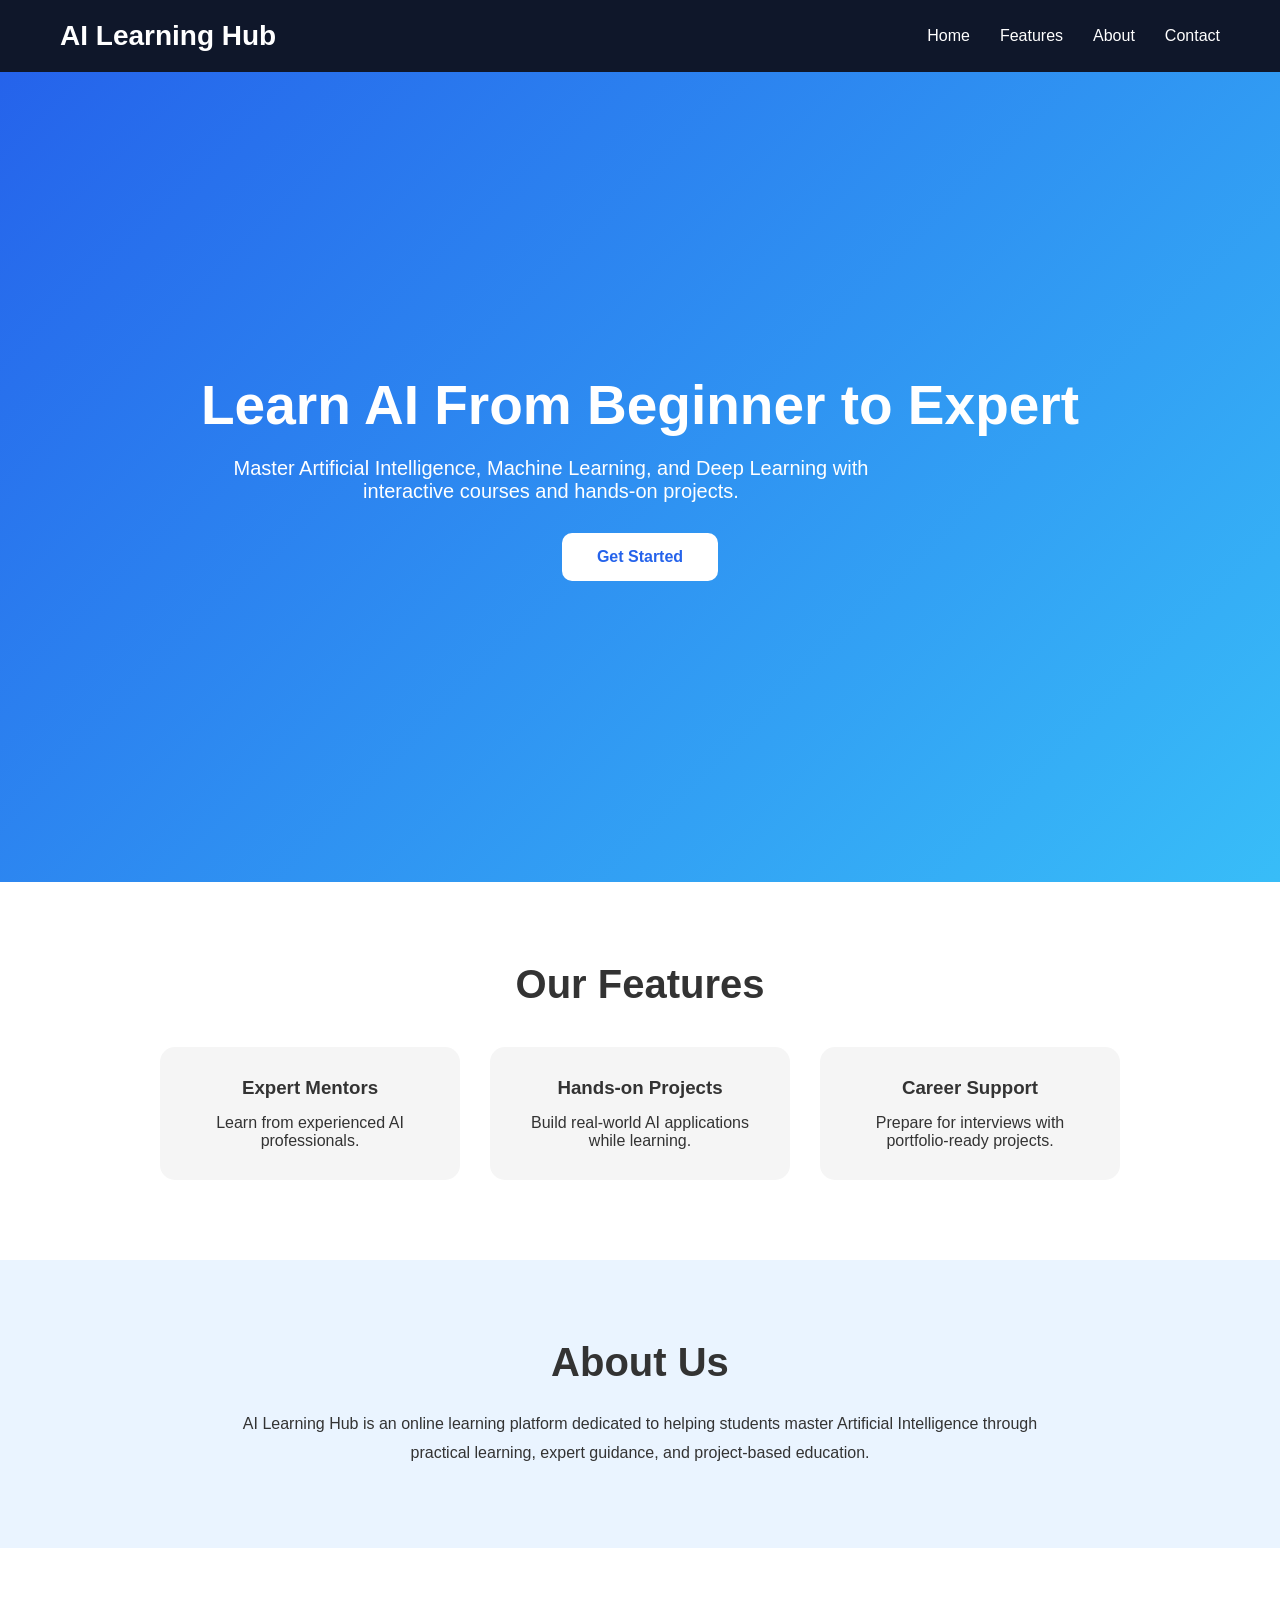
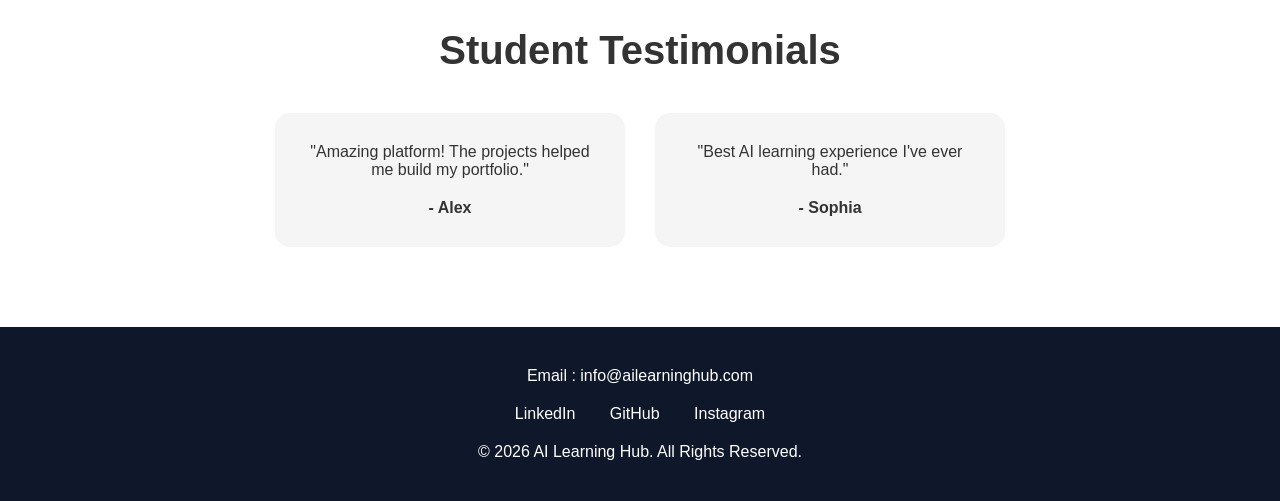
<file: WebDev-L1-LandingPage/index.html>
<!DOCTYPE html>
<html lang="en">
<head>
    <meta charset="UTF-8">
    <meta name="viewport" content="width=device-width, initial-scale=1.0">
    <title>AI Learning Hub</title>
    <link rel="stylesheet" href="style.css">
</head>
<body>

    <nav class="navbar">
        <div class="logo">AI Learning Hub</div>

        <ul class="nav-links">
            <li><a href="#home">Home</a></li>
            <li><a href="#features">Features</a></li>
            <li><a href="#about">About</a></li>
            <li><a href="#contact">Contact</a></li>
        </ul>
    </nav>

    <section class="hero" id="home">
        <div class="hero-content">
            <h1>Learn AI From Beginner to Expert</h1>
            <p>Master Artificial Intelligence, Machine Learning, and Deep Learning with interactive courses and hands-on projects.</p>
            <a href="#" class="btn">Get Started</a>
        </div>
    </section>

    <section class="features" id="features">
        <h2>Our Features</h2>

        <div class="feature-container">

            <div class="card">
                <h3>Expert Mentors</h3>
                <p>Learn from experienced AI professionals.</p>
            </div>

            <div class="card">
                <h3>Hands-on Projects</h3>
                <p>Build real-world AI applications while learning.</p>
            </div>

            <div class="card">
                <h3>Career Support</h3>
                <p>Prepare for interviews with portfolio-ready projects.</p>
            </div>

        </div>
    </section>

    <section class="about" id="about">

        <h2>About Us</h2>

        <p>
            AI Learning Hub is an online learning platform dedicated to helping students
            master Artificial Intelligence through practical learning, expert guidance,
            and project-based education.
        </p>

    </section>

    <section class="testimonials">

        <h2>Student Testimonials</h2>

        <div class="testimonial-container">

            <div class="testimonial">
                <p>"Amazing platform! The projects helped me build my portfolio."</p>
                <h4>- Alex</h4>
            </div>

            <div class="testimonial">
                <p>"Best AI learning experience I've ever had."</p>
                <h4>- Sophia</h4>
            </div>

        </div>

    </section>

    <footer id="contact">

        <p>Email : info@ailearninghub.com</p>

        <div class="footer-links">
            <a href="#">LinkedIn</a>
            <a href="#">GitHub</a>
            <a href="#">Instagram</a>
        </div>

        <p>© 2026 AI Learning Hub. All Rights Reserved.</p>

    </footer>

</body>
</html>
</file>
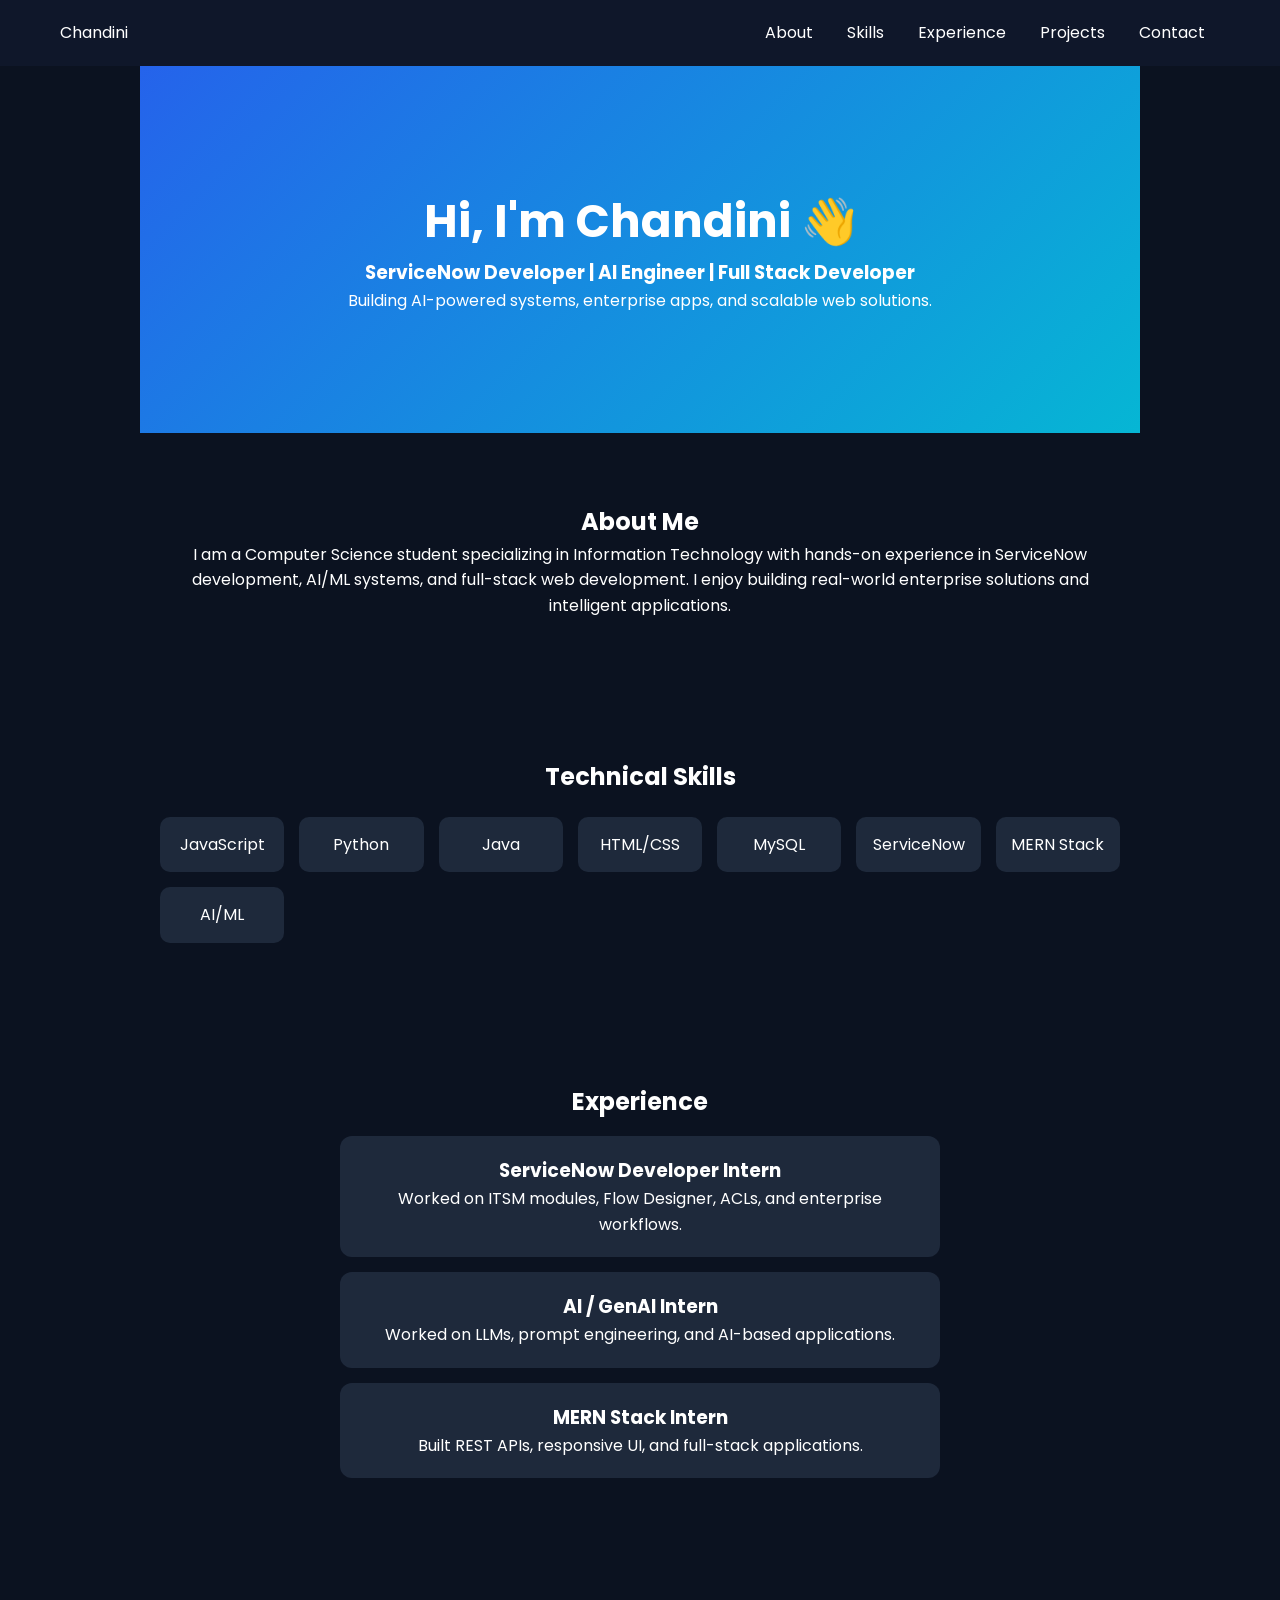
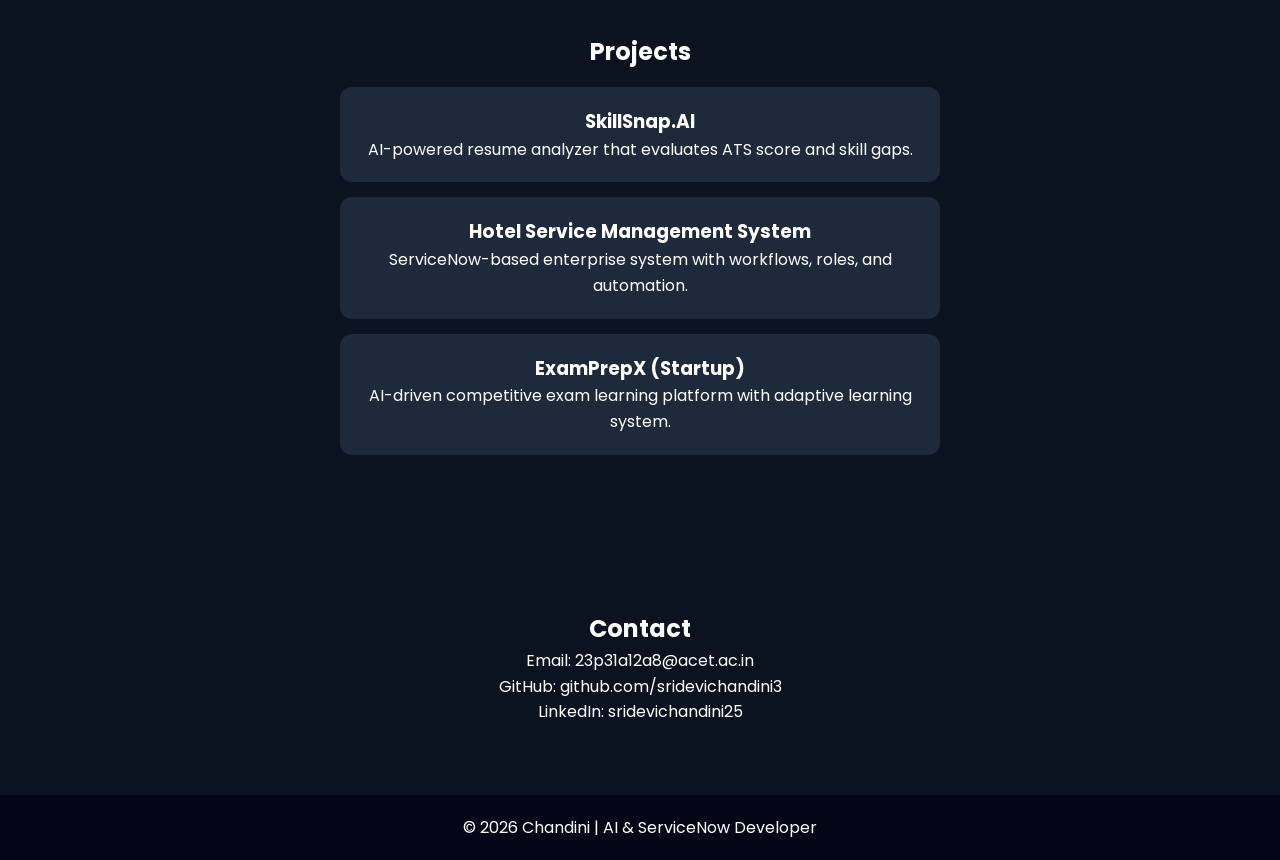
<file: WebDev-L1-Portfolio/index.html>
<!DOCTYPE html>
<html lang="en">
<head>
<meta charset="UTF-8">
<meta name="viewport" content="width=device-width, initial-scale=1.0">
<title>Chandini | AI & ServiceNow Developer</title>
<link rel="stylesheet" href="style.css">
<link href="https://fonts.googleapis.com/css2?family=Poppins:wght@300;400;500;600&display=swap" rel="stylesheet">
</head>

<body>

<header>
<div class="logo">Chandini</div>
<nav>
<a href="#about">About</a>
<a href="#skills">Skills</a>
<a href="#experience">Experience</a>
<a href="#projects">Projects</a>
<a href="#contact">Contact</a>
</nav>
</header>

<section class="hero">
<h1>Hi, I'm Chandini 👋</h1>
<h3>ServiceNow Developer | AI Engineer | Full Stack Developer</h3>
<p>Building AI-powered systems, enterprise apps, and scalable web solutions.</p>
</section>

<!-- ABOUT -->
<section id="about">
<h2>About Me</h2>
<p>
I am a Computer Science student specializing in Information Technology with hands-on experience in ServiceNow development,
AI/ML systems, and full-stack web development. I enjoy building real-world enterprise solutions and intelligent applications.
</p>
</section>

<!-- SKILLS -->
<section id="skills">
<h2>Technical Skills</h2>
<div class="grid">
<div>JavaScript</div>
<div>Python</div>
<div>Java</div>
<div>HTML/CSS</div>
<div>MySQL</div>
<div>ServiceNow</div>
<div>MERN Stack</div>
<div>AI/ML</div>
</div>
</section>

<!-- EXPERIENCE -->
<section id="experience">
<h2>Experience</h2>

<div class="card">
<h3>ServiceNow Developer Intern</h3>
<p>Worked on ITSM modules, Flow Designer, ACLs, and enterprise workflows.</p>
</div>

<div class="card">
<h3>AI / GenAI Intern</h3>
<p>Worked on LLMs, prompt engineering, and AI-based applications.</p>
</div>

<div class="card">
<h3>MERN Stack Intern</h3>
<p>Built REST APIs, responsive UI, and full-stack applications.</p>
</div>

</section>

<!-- PROJECTS -->
<section id="projects">
<h2>Projects</h2>

<div class="card">
<h3>SkillSnap.AI</h3>
<p>AI-powered resume analyzer that evaluates ATS score and skill gaps.</p>
</div>

<div class="card">
<h3>Hotel Service Management System</h3>
<p>ServiceNow-based enterprise system with workflows, roles, and automation.</p>
</div>

<div class="card">
<h3>ExamPrepX (Startup)</h3>
<p>AI-driven competitive exam learning platform with adaptive learning system.</p>
</div>

</section>

<!-- CONTACT -->
<section id="contact">
<h2>Contact</h2>
<p>Email: 23p31a12a8@acet.ac.in</p>
<p>GitHub: github.com/sridevichandini3</p>
<p>LinkedIn: sridevichandini25</p>
</section>

<footer>
<p>© 2026 Chandini | AI & ServiceNow Developer</p>
</footer>

</body>
</html>
</file>
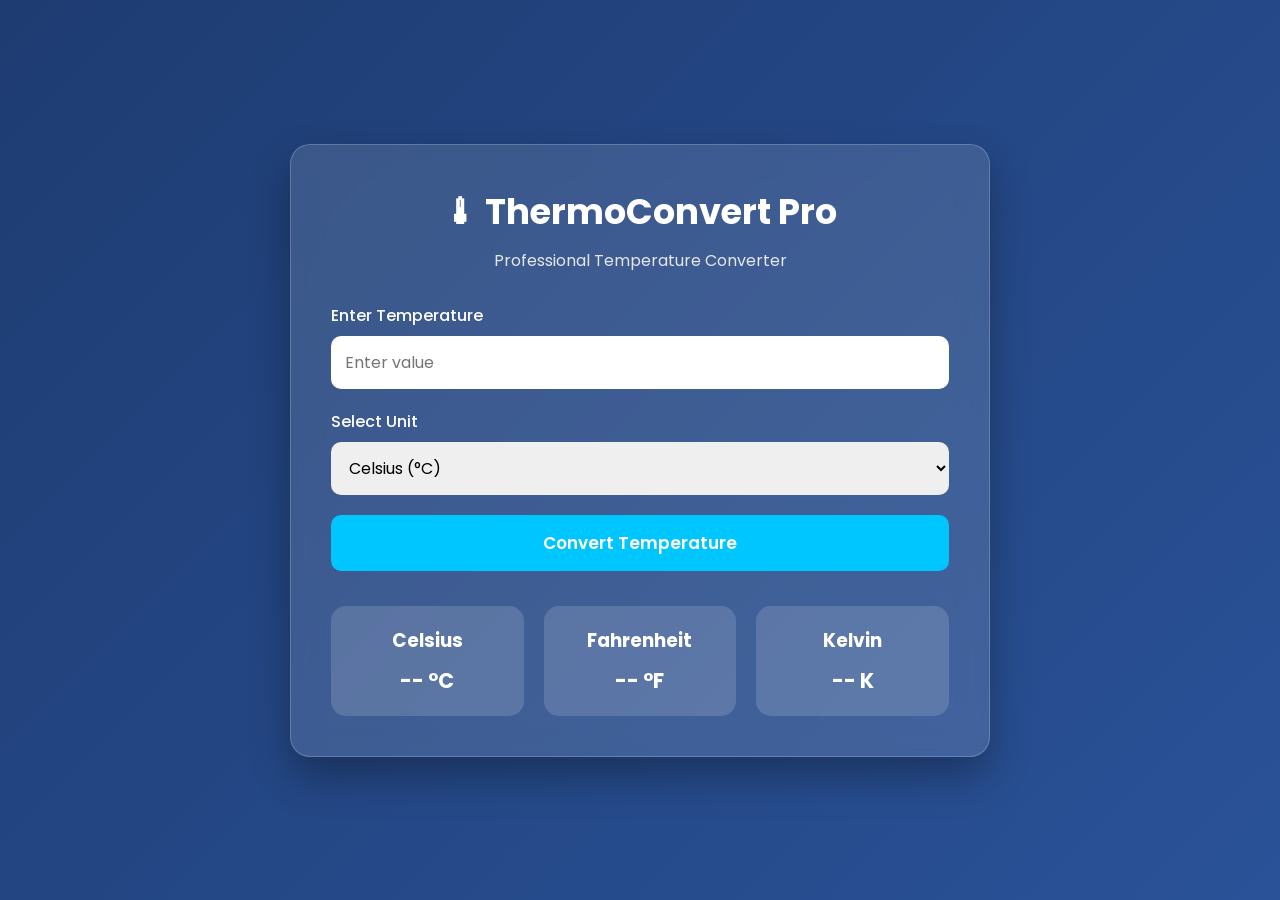
<file: WebDev-L1-TemperatureConverter/index.html>
<!DOCTYPE html>
<html lang="en">

<head>
    <meta charset="UTF-8">
    <meta name="viewport" content="width=device-width, initial-scale=1.0">
    <title>ThermoConvert Pro</title>

    <link rel="stylesheet" href="style.css">

    <link href="https://fonts.googleapis.com/css2?family=Poppins:wght@300;400;500;600;700&display=swap" rel="stylesheet">
</head>

<body>

<div class="container">

    <div class="card">

        <h1>🌡 ThermoConvert Pro</h1>

        <p class="subtitle">
            Professional Temperature Converter
        </p>

        <div class="input-group">

            <label>Enter Temperature</label>

            <input
                type="number"
                id="temperature"
                placeholder="Enter value">

        </div>

        <div class="input-group">

            <label>Select Unit</label>

            <select id="unit">

                <option value="c">Celsius (°C)</option>

                <option value="f">Fahrenheit (°F)</option>

                <option value="k">Kelvin (K)</option>

            </select>

        </div>

        <button onclick="convertTemperature()">

            Convert Temperature

        </button>

        <div id="error" class="error"></div>

        <div class="results">

            <div class="result-card">

                <h3>Celsius</h3>

                <p id="celsius">-- °C</p>

            </div>

            <div class="result-card">

                <h3>Fahrenheit</h3>

                <p id="fahrenheit">-- °F</p>

            </div>

            <div class="result-card">

                <h3>Kelvin</h3>

                <p id="kelvin">-- K</p>

            </div>

        </div>

    </div>

</div>

<script src="script.js"></script>

</body>
</html>
</file>
<file: WebDev-L1-LandingPage/style.css>
*{
    margin:0;
    padding:0;
    box-sizing:border-box;
    font-family:Arial,sans-serif;
}

body{
    background:white;
    color:#333;
}

.navbar{

    position:sticky;
    top:0;

    display:flex;
    justify-content:space-between;
    align-items:center;

    background:#0f172a;

    padding:20px 60px;

    z-index:1000;
}

.logo{

    color:white;
    font-size:28px;
    font-weight:bold;

}

.nav-links{

    display:flex;
    list-style:none;
    gap:30px;

}

.nav-links a{

    color:white;
    text-decoration:none;
    transition:.3s;

}

.nav-links a:hover{

    color:#38bdf8;

}

.hero{

    height:90vh;

    display:flex;
    justify-content:center;
    align-items:center;

    text-align:center;

    background:linear-gradient(135deg,#2563eb,#38bdf8);

    color:white;

    padding:20px;

}

.hero h1{

    font-size:55px;
    margin-bottom:20px;

}

.hero p{

    font-size:20px;
    margin-bottom:30px;
    max-width:700px;

}

.btn{

    display:inline-block;

    background:white;

    color:#2563eb;

    padding:15px 35px;

    text-decoration:none;

    border-radius:10px;

    font-weight:bold;

    transition:.3s;

}

.btn:hover{

    background:#0f172a;
    color:white;

}

.features{

    padding:80px 10%;

    text-align:center;

}

.features h2{

    font-size:40px;

    margin-bottom:40px;

}

.feature-container{

    display:flex;

    justify-content:center;

    gap:30px;

    flex-wrap:wrap;

}

.card{

    width:300px;

    background:#f5f5f5;

    padding:30px;

    border-radius:15px;

    transition:.3s;

}

.card:hover{

    transform:translateY(-10px);

}

.card h3{

    margin-bottom:15px;

}

.about{

    padding:80px 10%;

    background:#eaf4ff;

    text-align:center;

}

.about h2{

    margin-bottom:25px;

    font-size:40px;

}

.about p{

    max-width:850px;

    margin:auto;

    line-height:1.8;

}

.testimonials{

    padding:80px 10%;

    text-align:center;

}

.testimonials h2{

    margin-bottom:40px;

    font-size:40px;

}

.testimonial-container{

    display:flex;

    justify-content:center;

    gap:30px;

    flex-wrap:wrap;

}

.testimonial{

    width:350px;

    background:#f5f5f5;

    padding:30px;

    border-radius:15px;

}

.testimonial h4{

    margin-top:20px;

}

footer{

    background:#0f172a;

    color:white;

    text-align:center;

    padding:40px 20px;

}

.footer-links{

    margin:20px;

}

.footer-links a{

    color:white;

    text-decoration:none;

    margin:0 15px;

}

.footer-links a:hover{

    color:#38bdf8;

}

@media(max-width:768px){

.navbar{

flex-direction:column;

gap:20px;

}

.hero h1{

font-size:38px;

}

.hero p{

font-size:18px;

}

}
</file>
<file: WebDev-L1-Portfolio/style.css>
*{
margin:0;
padding:0;
box-sizing:border-box;
font-family:'Poppins', sans-serif;
}

body{
background:#0b1220;
color:white;
line-height:1.6;
}

/* HEADER */
header{
display:flex;
justify-content:space-between;
padding:20px 60px;
background:#0f172a;
position:sticky;
top:0;
}

header a{
color:white;
margin:0 15px;
text-decoration:none;
}

/* HERO */
.hero{
padding:120px 20px;
text-align:center;
background:linear-gradient(135deg,#2563eb,#06b6d4);
}

.hero h1{
font-size:45px;
}

/* SECTIONS */
section{
padding:70px 20px;
max-width:1000px;
margin:auto;
text-align:center;
}

/* GRID */
.grid{
display:grid;
grid-template-columns:repeat(auto-fit,minmax(120px,1fr));
gap:15px;
margin-top:20px;
}

.grid div{
background:#1e293b;
padding:15px;
border-radius:10px;
}

/* CARDS */
.card{
background:#1e293b;
padding:20px;
margin:15px auto;
border-radius:12px;
max-width:600px;
}

/* FOOTER */
footer{
text-align:center;
padding:20px;
background:#020617;
}
</file>
<file: WebDev-L1-TemperatureConverter/style.css>
*{
    margin:0;
    padding:0;
    box-sizing:border-box;
    font-family:'Poppins',sans-serif;
}

body{
    min-height:100vh;
    display:flex;
    justify-content:center;
    align-items:center;
    background:linear-gradient(135deg,#1e3c72,#2a5298);
    padding:20px;
}

.container{
    width:100%;
    max-width:700px;
}

.card{
    background:rgba(255,255,255,0.12);
    backdrop-filter:blur(15px);
    border:1px solid rgba(255,255,255,0.2);
    border-radius:20px;
    padding:40px;
    color:white;
    box-shadow:0 20px 40px rgba(0,0,0,0.3);
}

h1{
    text-align:center;
    margin-bottom:10px;
    font-size:2.2rem;
}

.subtitle{
    text-align:center;
    color:#e5e7eb;
    margin-bottom:30px;
}

.input-group{
    margin-bottom:20px;
}

label{
    display:block;
    margin-bottom:8px;
    font-weight:500;
}

input,
select{
    width:100%;
    padding:14px;
    border:none;
    border-radius:10px;
    outline:none;
    font-size:16px;
}

button{
    width:100%;
    padding:15px;
    background:#00c6ff;
    color:white;
    border:none;
    border-radius:10px;
    font-size:17px;
    font-weight:600;
    cursor:pointer;
    transition:.3s;
}

button:hover{
    background:#0099ff;
    transform:translateY(-2px);
}

.error{
    margin-top:15px;
    color:#ffb4b4;
    text-align:center;
    font-weight:600;
}

.results{
    margin-top:35px;
    display:grid;
    grid-template-columns:repeat(auto-fit,minmax(170px,1fr));
    gap:20px;
}

.result-card{
    background:rgba(255,255,255,0.15);
    border-radius:15px;
    padding:20px;
    text-align:center;
    transition:.3s;
}

.result-card:hover{
    transform:scale(1.05);
}

.result-card h3{
    margin-bottom:10px;
}

.result-card p{
    font-size:1.3rem;
    font-weight:bold;
}

@media(max-width:600px){

.card{
    padding:25px;
}

h1{
    font-size:1.8rem;
}

}
</file>
